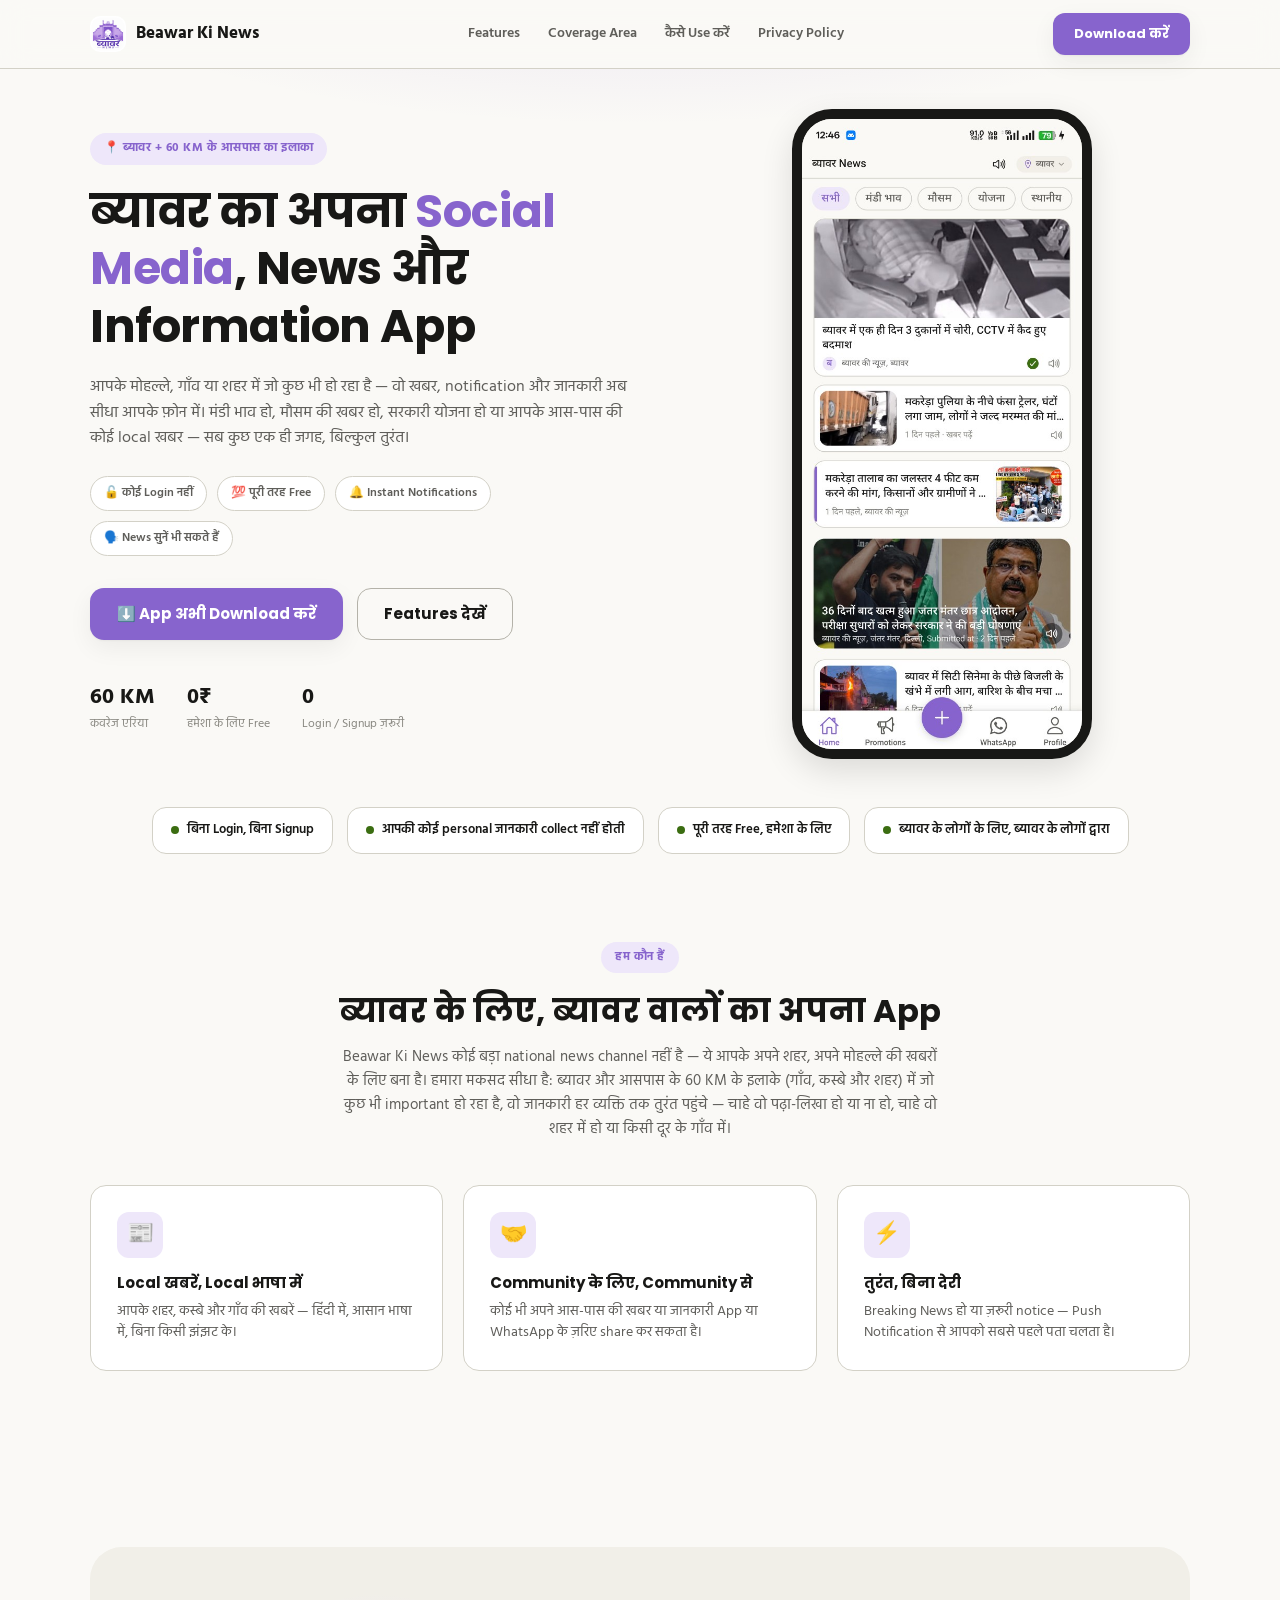
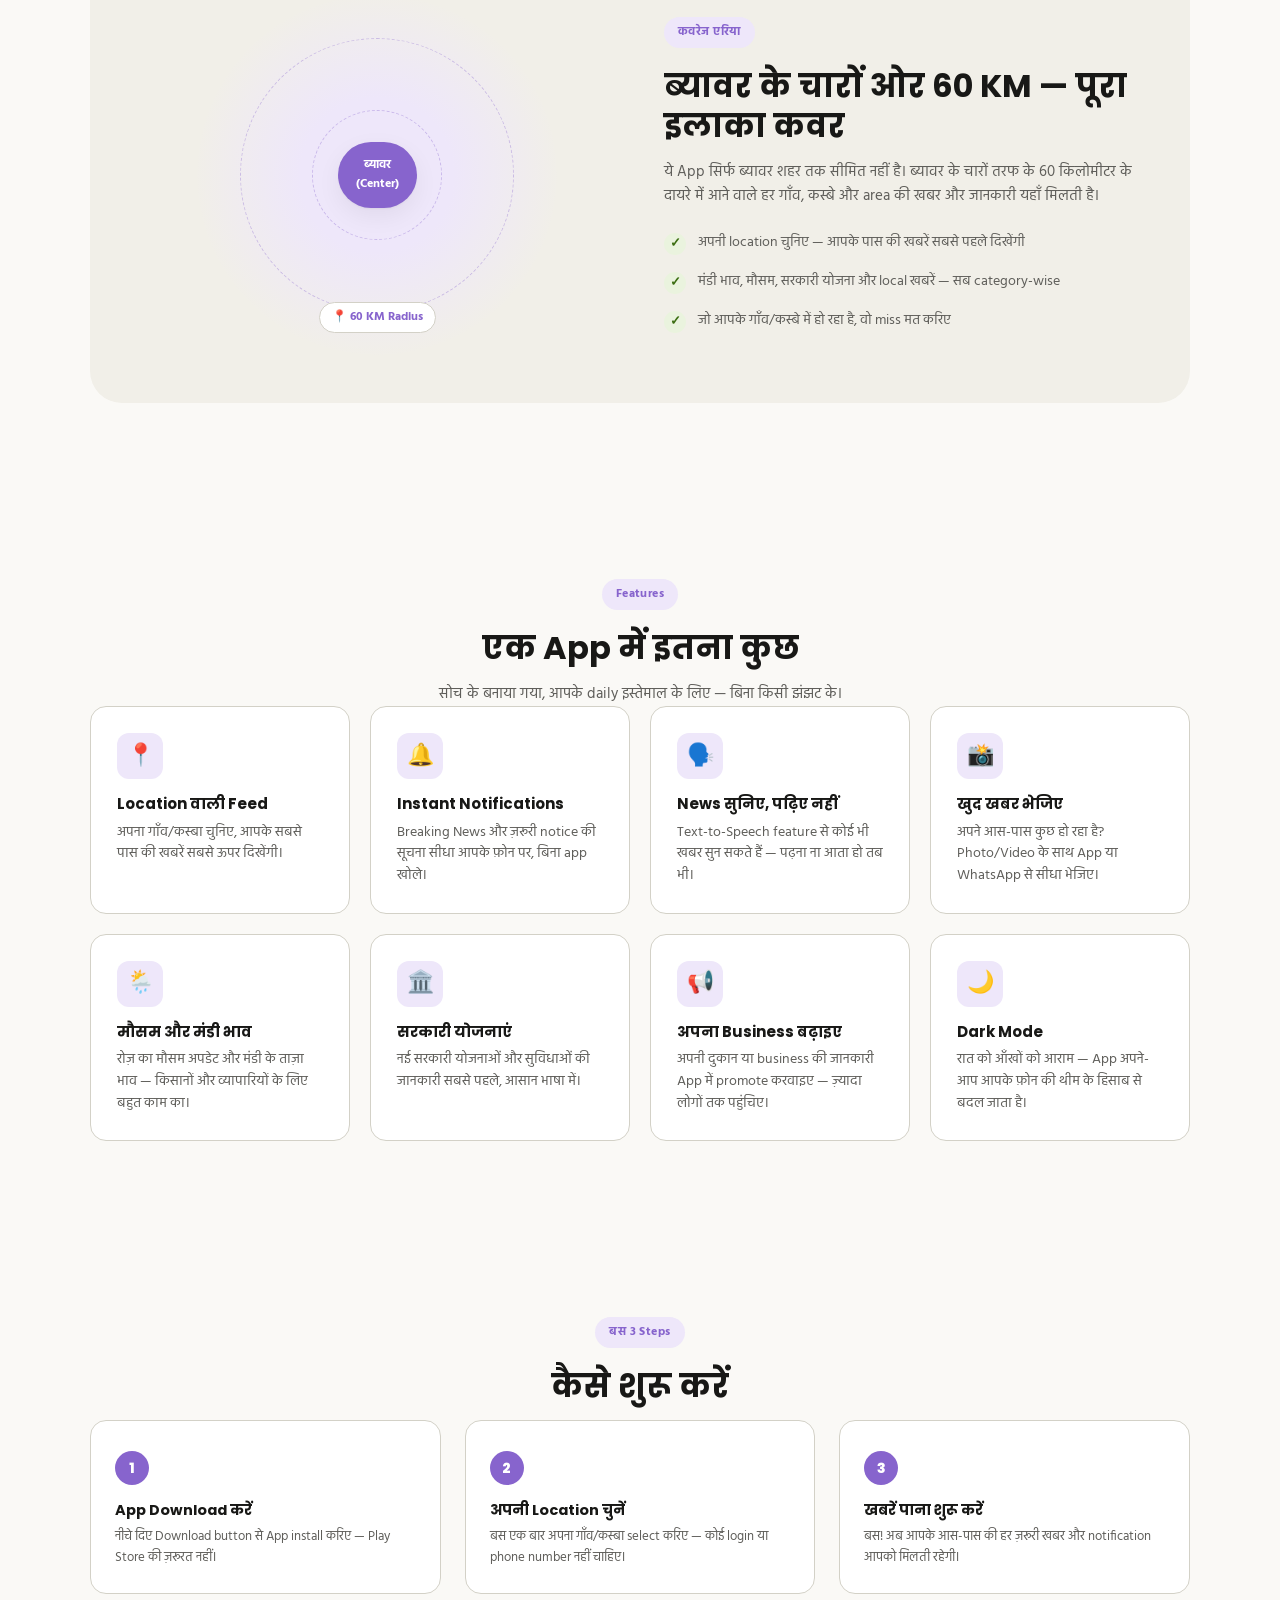
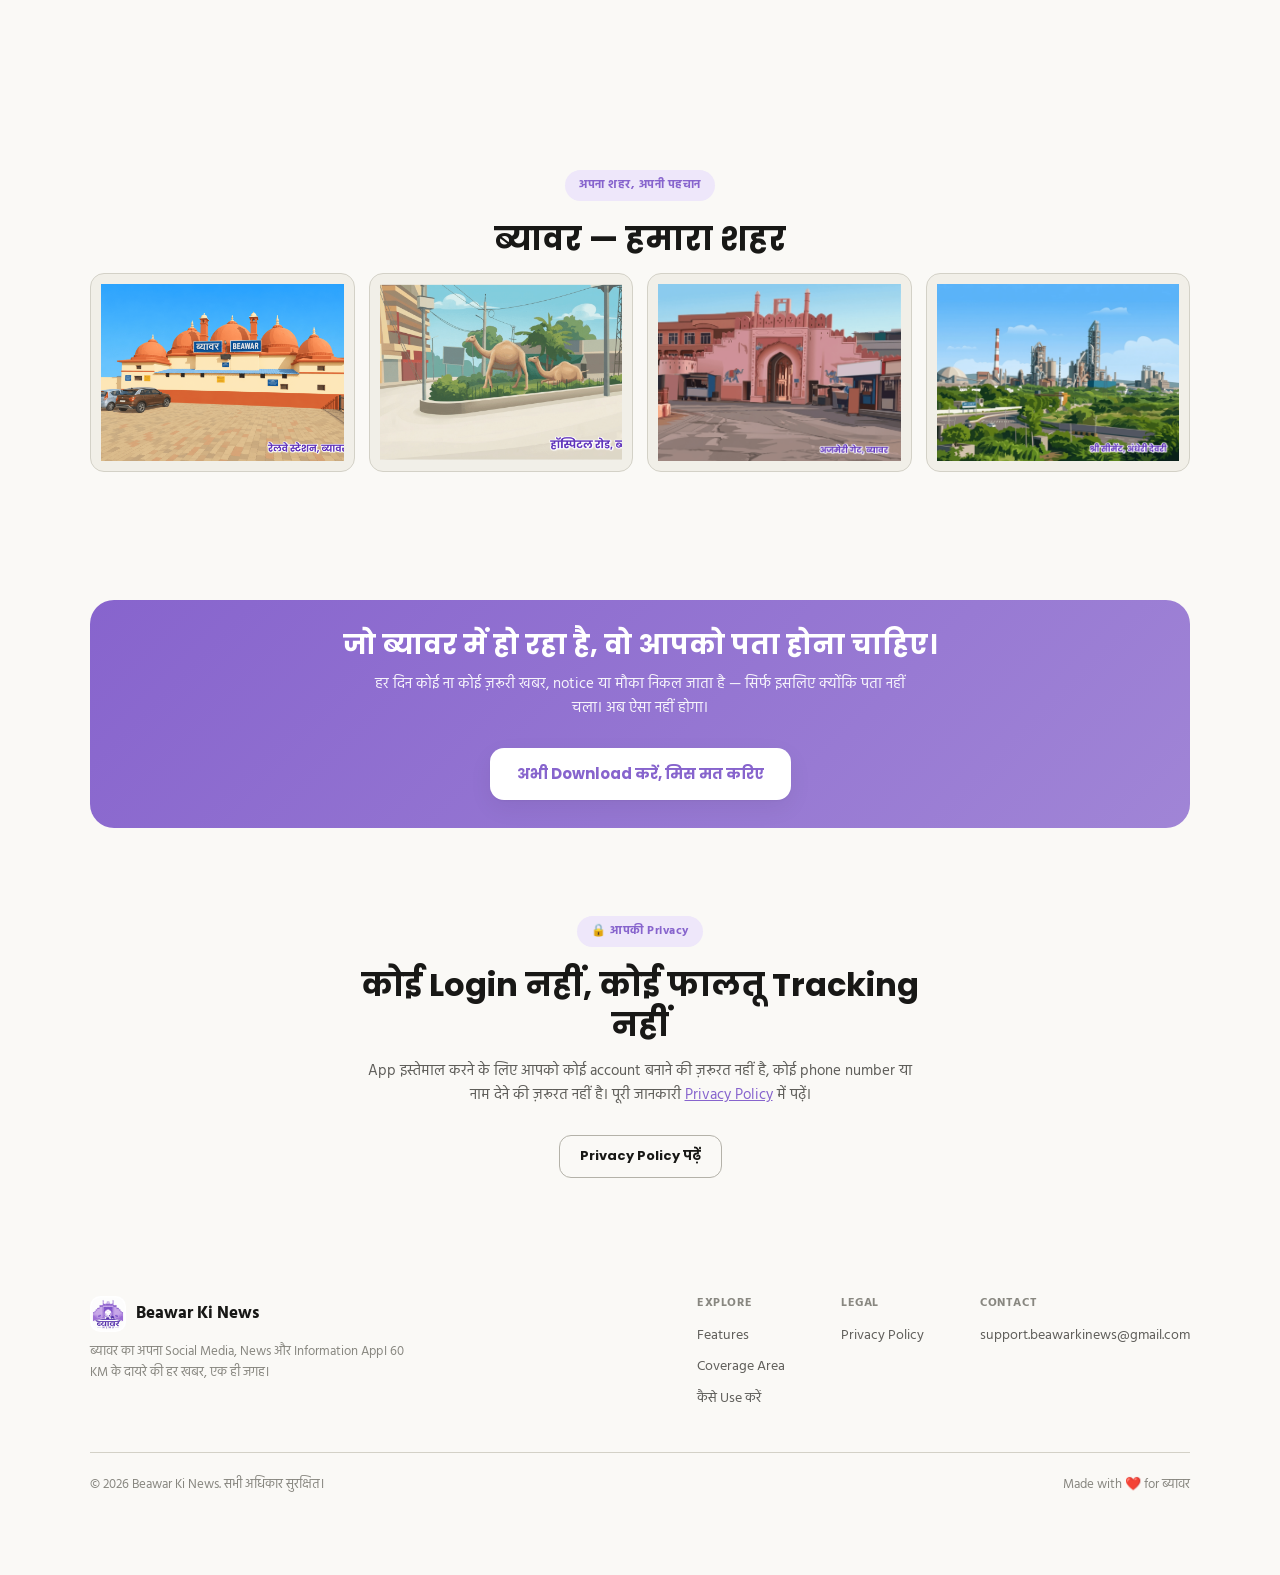
<file: index.html>
<!doctype html>
<html lang="hi">
<head>
  <meta charset="UTF-8" />
  <meta name="viewport" content="width=device-width, initial-scale=1" />
  <title>Beawar Ki News — ब्यावर का अपना Social Media, News और Information App</title>
  <meta name="description" content="ब्यावर और आसपास के 60 KM के इलाके की हर खबर, हर notification, एक ही App में। बिना login, बिलकुल Free। अभी डाउनलोड करें।" />

  <meta property="og:type" content="website" />
  <meta property="og:title" content="Beawar Ki News — ब्यावर का अपना Social Media, News और Information App" />
  <meta property="og:description" content="ब्यावर और आसपास 60 KM के इलाके की हर खबर, notification के साथ। बिना login, बिलकुल Free।" />
  <meta property="og:image" content="assets/img/logo-512.png" />

  <link rel="icon" type="image/png" href="assets/img/logo-512.png" />
  <link rel="preconnect" href="https://fonts.googleapis.com" />
  <link rel="preconnect" href="https://fonts.gstatic.com" crossorigin />
  <link href="https://fonts.googleapis.com/css2?family=Hind:wght@400;500;600;700&family=Poppins:wght@600;700;800&display=swap" rel="stylesheet" />
  <link rel="stylesheet" href="assets/css/style.css" />
  <style>
    .hero-title, .fomo-strip h2, h1, h2, h3, .step-num, .btn { font-family: 'Poppins', 'Hind', sans-serif; }
  </style>
</head>
<body>

  <header class="site-header">
    <div class="container">
      <a href="index.html" class="brand">
        <img src="assets/img/logo.png" alt="Beawar Ki News logo" />
        Beawar Ki News
      </a>
      <nav class="nav-links" data-nav-menu>
        <a href="#features">Features</a>
        <a href="#coverage">Coverage Area</a>
        <a href="#how-it-works">कैसे Use करें</a>
        <a href="privacy.html">Privacy Policy</a>
      </nav>
      <div class="header-cta">
        <a class="btn btn-primary" data-bnw="download-apk" href="#">Download करें</a>
      </div>
    </div>
  </header>

  <!-- ============================= HERO ============================= -->
  <section class="hero">
    <div class="container">
      <div class="hero-copy reveal">
        <div class="eyebrow">📍 ब्यावर + 60 KM के आसपास का इलाका</div>
        <h1 class="hero-title">
          ब्यावर का अपना <span class="accent">Social Media</span>,
          News और Information App
        </h1>
        <p class="hero-sub">
          आपके मोहल्ले, गाँव या शहर में जो कुछ भी हो रहा है — वो खबर, notification
          और जानकारी अब सीधा आपके फ़ोन में। मंडी भाव हो, मौसम की खबर हो, सरकारी योजना
          हो या आपके आस-पास की कोई local खबर — सब कुछ एक ही जगह, बिल्कुल तुरंत।
        </p>

        <div class="hero-badges">
          <span class="pill">🔓 कोई Login नहीं</span>
          <span class="pill">💯 पूरी तरह Free</span>
          <span class="pill">🔔 Instant Notifications</span>
          <span class="pill">🗣️ News सुनें भी सकते हैं</span>
        </div>

        <div class="hero-actions">
          <a class="btn btn-primary btn-lg" data-bnw="download-apk" href="#">
            ⬇️ App अभी Download करें
          </a>
          <a class="btn btn-outline btn-lg" href="#features">Features देखें</a>
        </div>

        <div class="hero-stats">
          <div>
            <div class="hero-stat-num">60 KM</div>
            <div class="hero-stat-label">कवरेज एरिया</div>
          </div>
          <div>
            <div class="hero-stat-num">0₹</div>
            <div class="hero-stat-label">हमेशा के लिए Free</div>
          </div>
          <div>
            <div class="hero-stat-num">0</div>
            <div class="hero-stat-label">Login / Signup ज़रूरी</div>
          </div>
        </div>
      </div>

      <div class="hero-visual reveal">
        <div class="phone-frame">
          <!-- TODO: replace with a real screenshot of the Home feed
               (e.g. assets/img/screenshot-home.png), same visual you'd get
               by opening the app -- keeping this placeholder until you drop
               that image in. -->
               <img
                src="assets/img/screenshot-home.jpg"
               />
          <div class="placeholder">
            📱<br /><br />
            यहाँ App के Home Screen का screenshot लगेगा<br />
            <small>(assets/img/screenshot-home.jpg)</small>
          </div>
        </div>
      </div>
    </div>
  </section>

  <!-- ============================= TRUST STRIP ============================= -->
  <section class="container reveal" style="padding: 8px 20px 0;">
    <div class="trust-row">
      <div class="trust-chip"><span class="dot"></span>बिना Login, बिना Signup</div>
      <div class="trust-chip"><span class="dot"></span>आपकी कोई personal जानकारी collect नहीं होती</div>
      <div class="trust-chip"><span class="dot"></span>पूरी तरह Free, हमेशा के लिए</div>
      <div class="trust-chip"><span class="dot"></span>ब्यावर के लोगों के लिए, ब्यावर के लोगों द्वारा</div>
    </div>
  </section>

  <!-- ============================= ABOUT ============================= -->
  <section class="section container">
    <div class="section-head reveal" style="max-width: 720px; margin: 0 auto 44px; text-align:center;">
      <div class="eyebrow">हम कौन हैं</div>
      <h2 class="container section-title">ब्यावर के लिए, ब्यावर वालों का अपना App</h2>
      <p class="container section-sub" style="margin: 0 auto;">
        Beawar Ki News कोई बड़ा national news channel नहीं है — ये आपके अपने शहर,
        अपने मोहल्ले की खबरों के लिए बना है। हमारा मकसद सीधा है: ब्यावर और आसपास
        के 60 KM के इलाके (गाँव, कस्बे और शहर) में जो कुछ भी important हो रहा है,
        वो जानकारी हर व्यक्ति तक तुरंत पहुंचे — चाहे वो पढ़ा-लिखा हो या ना हो,
        चाहे वो शहर में हो या किसी दूर के गाँव में।
      </p>
    </div>

    <div class=" container grid grid-3">
      <div class="card reveal">
        <div class="card-icon">📰</div>
        <h3>Local खबरें, Local भाषा में</h3>
        <p>आपके शहर, कस्बे और गाँव की खबरें — हिंदी में, आसान भाषा में, बिना किसी झंझट के।</p>
      </div>
      <div class="card reveal">
        <div class="card-icon">🤝</div>
        <h3>Community के लिए, Community से</h3>
        <p>कोई भी अपने आस-पास की खबर या जानकारी App या WhatsApp के ज़रिए share कर सकता है।</p>
      </div>
      <div class="card reveal">
        <div class="card-icon">⚡</div>
        <h3>तुरंत, बिना देरी</h3>
        <p>Breaking News हो या ज़रूरी notice — Push Notification से आपको सबसे पहले पता चलता है।</p>
      </div>
    </div>
  </section>

  <!-- ============================= COVERAGE / 60KM ============================= -->
  <section class="section" id="coverage">
    <div class="container">
      <div class="coverage-panel">
        <div class="coverage">
          <div class="reveal">
            <div class="radius-visual">
              <span class="radius-km">📍 60 KM Radius</span>
              <div class="radius-center">ब्यावर<br />(Center)</div>
            </div>
          </div>
          <div class="reveal">
            <div class="eyebrow">कवरेज एरिया</div>
            <h2 class="section-title">ब्यावर के चारों ओर 60 KM — पूरा इलाका कवर</h2>
            <p class="section-sub" style="margin-bottom: 0;">
              ये App सिर्फ ब्यावर शहर तक सीमित नहीं है। ब्यावर के चारों तरफ के 60 किलोमीटर
              के दायरे में आने वाले हर गाँव, कस्बे और area की खबर और जानकारी यहाँ मिलती है।
            </p>
            <ul class="list-check">
              <li><span class="tick">✓</span> अपनी location चुनिए — आपके पास की खबरें सबसे पहले दिखेंगी</li>
              <li><span class="tick">✓</span> मंडी भाव, मौसम, सरकारी योजना और local खबरें — सब category-wise</li>
              <li><span class="tick">✓</span> जो आपके गाँव/कस्बे में हो रहा है, वो miss मत करिए</li>
            </ul>
          </div>
        </div>
      </div>
    </div>
  </section>

  <!-- ============================= FEATURES ============================= -->
  <section class="section container" id="features">
    <div class="section-head reveal">
      <div class="eyebrow">Features</div>
      <h2 class="section-title">एक App में इतना कुछ</h2>
      <p class="container section-sub" style="margin: 0 auto;">
        सोच के बनाया गया, आपके daily इस्तेमाल के लिए — बिना किसी झंझट के।
      </p>
    </div>

    <div class="container grid grid-4">
      <div class="card reveal">
        <div class="card-icon">📍</div>
        <h3>Location वाली Feed</h3>
        <p>अपना गाँव/कस्बा चुनिए, आपके सबसे पास की खबरें सबसे ऊपर दिखेंगी।</p>
      </div>
      <div class="card reveal">
        <div class="card-icon">🔔</div>
        <h3>Instant Notifications</h3>
        <p>Breaking News और ज़रूरी notice की सूचना सीधा आपके फ़ोन पर, बिना app खोले।</p>
      </div>
      <div class="card reveal">
        <div class="card-icon">🗣️</div>
        <h3>News सुनिए, पढ़िए नहीं</h3>
        <p>Text-to-Speech feature से कोई भी खबर सुन सकते हैं — पढ़ना ना आता हो तब भी।</p>
      </div>
      <div class="card reveal">
        <div class="card-icon">📸</div>
        <h3>खुद खबर भेजिए</h3>
        <p>अपने आस-पास कुछ हो रहा है? Photo/Video के साथ App या WhatsApp से सीधा भेजिए।</p>
      </div>
      <div class="card reveal">
        <div class="card-icon">🌦️</div>
        <h3>मौसम और मंडी भाव</h3>
        <p>रोज़ का मौसम अपडेट और मंडी के ताज़ा भाव — किसानों और व्यापारियों के लिए बहुत काम का।</p>
      </div>
      <div class="card reveal">
        <div class="card-icon">🏛️</div>
        <h3>सरकारी योजनाएं</h3>
        <p>नई सरकारी योजनाओं और सुविधाओं की जानकारी सबसे पहले, आसान भाषा में।</p>
      </div>
      <div class="card reveal">
        <div class="card-icon">📢</div>
        <h3>अपना Business बढ़ाइए</h3>
        <p>अपनी दुकान या business की जानकारी App में promote करवाइए — ज़्यादा लोगों तक पहुंचिए।</p>
      </div>
      <div class="card reveal">
        <div class="card-icon">🌙</div>
        <h3>Dark Mode</h3>
        <p>रात को आँखों को आराम — App अपने-आप आपके फ़ोन की थीम के हिसाब से बदल जाता है।</p>
      </div>
    </div>
  </section>

  <!-- ============================= HOW IT WORKS ============================= -->
  <section class="section container" id="how-it-works">
    <div class="section-head reveal">
      <div class="eyebrow">बस 3 Steps</div>
      <h2 class="section-title">कैसे शुरू करें</h2>
    </div>

    <div class="container steps">
      <div class="step reveal">
        <div class="step-num">1</div>
        <h3>App Download करें</h3>
        <p>नीचे दिए Download button से App install करिए — Play Store की ज़रूरत नहीं।</p>
      </div>
      <div class="step reveal">
        <div class="step-num">2</div>
        <h3>अपनी Location चुनें</h3>
        <p>बस एक बार अपना गाँव/कस्बा select करिए — कोई login या phone number नहीं चाहिए।</p>
      </div>
      <div class="step reveal">
        <div class="step-num">3</div>
        <h3>खबरें पाना शुरू करें</h3>
        <p>बस! अब आपके आस-पास की हर ज़रूरी खबर और notification आपको मिलती रहेगी।</p>
      </div>
    </div>
  </section>

  <!-- ============================= GALLERY (landmarks) ============================= -->
  <section class="section container">
    <div class="section-head reveal">
      <div class="eyebrow">अपना शहर, अपनी पहचान</div>
      <h2 class="section-title">ब्यावर — हमारा शहर</h2>
    </div>
    <div class="container gallery reveal">
      <div class="gallery-item"><img src="assets/img/lm1.png" alt="ब्यावर का प्रमुख स्थल" loading="lazy" /></div>
      <div class="gallery-item"><img src="assets/img/lm2.png" alt="ब्यावर का प्रमुख स्थल" loading="lazy" /></div>
      <div class="gallery-item"><img src="assets/img/lm3.png" alt="ब्यावर का प्रमुख स्थल" loading="lazy" /></div>
      <div class="gallery-item"><img src="assets/img/lm4.png" alt="ब्यावर का प्रमुख स्थल" loading="lazy" /></div>
    </div>
  </section>

  <!-- ============================= FOMO STRIP ============================= -->
  <section class="container">
    <div class="fomo-strip reveal">
      <h2>जो ब्यावर में हो रहा है, वो आपको पता होना चाहिए।</h2>
      <p>हर दिन कोई ना कोई ज़रूरी खबर, notice या मौका निकल जाता है — सिर्फ इसलिए
        क्योंकि पता नहीं चला। अब ऐसा नहीं होगा।</p>
      <a class="btn btn-primary btn-lg" data-bnw="download-apk" href="#">अभी Download करें, मिस मत करिए</a>
    </div>
  </section>

  <!-- ============================= PRIVACY QUICK NOTE ============================= -->
  <section class="section container" style="text-align:center;">
    <div class="reveal" style="max-width: 600px; margin: 0 auto;">
      <div class="eyebrow">🔒 आपकी Privacy</div>
      <h2 class="section-title">कोई Login नहीं, कोई फालतू Tracking नहीं</h2>
      <p class="container section-sub" style="margin: 0 auto 28px;">
        App इस्तेमाल करने के लिए आपको कोई account बनाने की ज़रूरत नहीं है, कोई
        phone number या नाम देने की ज़रूरत नहीं है। पूरी जानकारी
        <a href="privacy.html" style="color: rgb(var(--accent)); text-decoration: underline;">Privacy Policy</a>
        में पढ़ें।
      </p>
      <a class="btn btn-outline" href="privacy.html">Privacy Policy पढ़ें</a>
    </div>
  </section>

  <footer class="site-footer">
    <div class="container">
      <div class="footer-top">
        <div class="footer-brand">
          <a href="index.html" class="brand">
            <img src="assets/img/logo.png" alt="Beawar Ki News logo" />
            Beawar Ki News
          </a>
          <p>ब्यावर का अपना Social Media, News और Information App। 60 KM के दायरे की हर खबर, एक ही जगह।</p>
        </div>
        <div class="footer-cols">
          <div class="footer-col">
            <h4>Explore</h4>
            <a href="#features">Features</a>
            <a href="#coverage">Coverage Area</a>
            <a href="#how-it-works">कैसे Use करें</a>
          </div>
          <div class="footer-col">
            <h4>Legal</h4>
            <a href="privacy.html">Privacy Policy</a>
          </div>
          <div class="footer-col">
            <h4>Contact</h4>
            <a data-bnw="contact-email" href="#">support.beawarkinews@gmail.com</a>
          </div>
        </div>
      </div>
      <div class="footer-bottom">
        <span>© <span id="year"></span> Beawar Ki News. सभी अधिकार सुरक्षित।</span>
        <span>Made with ❤️ for ब्यावर</span>
      </div>
    </div>
  </footer>

  <div class="sticky-download" data-sticky-download>
    <a class="btn btn-primary btn-block" data-bnw="download-apk" href="#">⬇️ Beawar Ki News App Download करें</a>
  </div>

  <script src="assets/js/config.js"></script>
  <script src="assets/js/main.js"></script>
  <script>document.getElementById('year').textContent = new Date().getFullYear();</script>
</body>
</html>
</file>
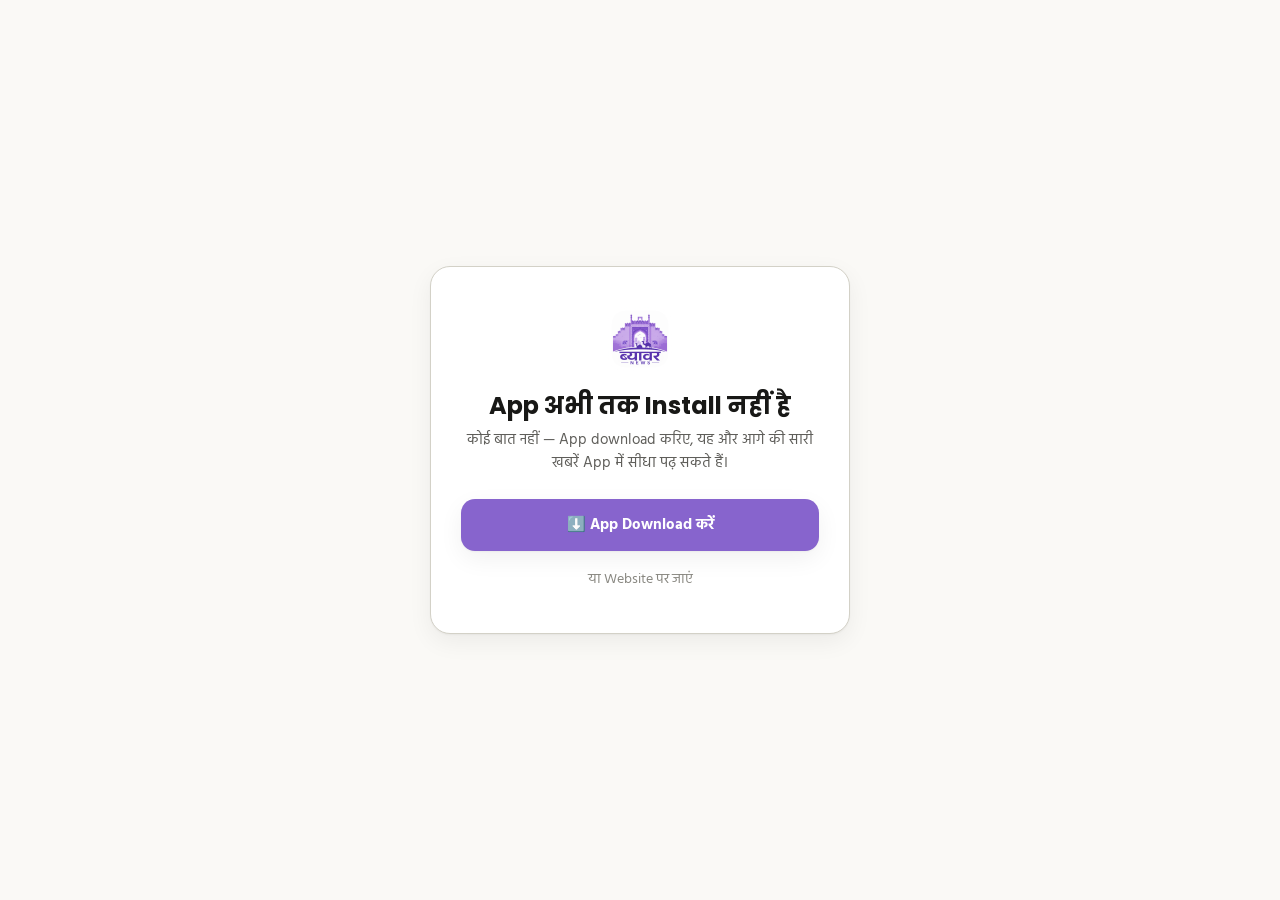
<file: n/index.html>
<!doctype html>
<html lang="hi">
<head>
  <meta charset="UTF-8" />
  <meta name="viewport" content="width=device-width, initial-scale=1" />
  <title>Beawar Ki News App में खोलें</title>
  <meta name="robots" content="noindex" />
  <link rel="icon" type="image/png" href="../assets/img/logo-512.png" />
  <link rel="preconnect" href="https://fonts.googleapis.com" />
  <link rel="preconnect" href="https://fonts.gstatic.com" crossorigin />
  <link href="https://fonts.googleapis.com/css2?family=Hind:wght@400;500;600;700&family=Poppins:wght@600;700;800&display=swap" rel="stylesheet" />
  <link rel="stylesheet" href="../assets/css/style.css" />
  <style>h2 { font-family: 'Poppins', 'Hind', sans-serif; }</style>
</head>
<body>

  <div class="resolver">
    <div class="resolver-card">
      <img src="../assets/img/logo.png" alt="Beawar Ki News" style="width:64px;height:64px;border-radius:16px;margin:0 auto 20px;" />

      <div id="resolver-spinner" class="resolver-spinner"></div>
      <div id="resolver-opening">
        <h2>App में खोला जा रहा है…</h2>
        <p style="color: rgb(var(--text-secondary)); font-size: 14.5px; margin-top: 8px;">
          अगर Beawar Ki News App आपके फ़ोन में installed है, तो यह खबर सीधा App में खुल जाएगी।
        </p>
      </div>

      <div id="resolver-fallback" style="display:none;">
        <h2>App अभी तक Install नहीं है</h2>
        <p style="color: rgb(var(--text-secondary)); font-size: 14.5px; margin: 8px 0 24px;">
          कोई बात नहीं — App download करिए, यह और आगे की सारी खबरें App में सीधा पढ़ सकते हैं।
        </p>
        <a class="btn btn-primary btn-lg btn-block" data-bnw="download-apk" href="#">⬇️ App Download करें</a>
        <a href="../index.html" style="display:inline-block; margin-top: 18px; font-size: 14px; color: rgb(var(--text-muted));">
          या Website पर जाएं
        </a>
      </div>
    </div>
  </div>

  <script src="../assets/js/config.js"></script>
  <script src="../assets/js/deeplink.js"></script>
</body>
</html>
</file>
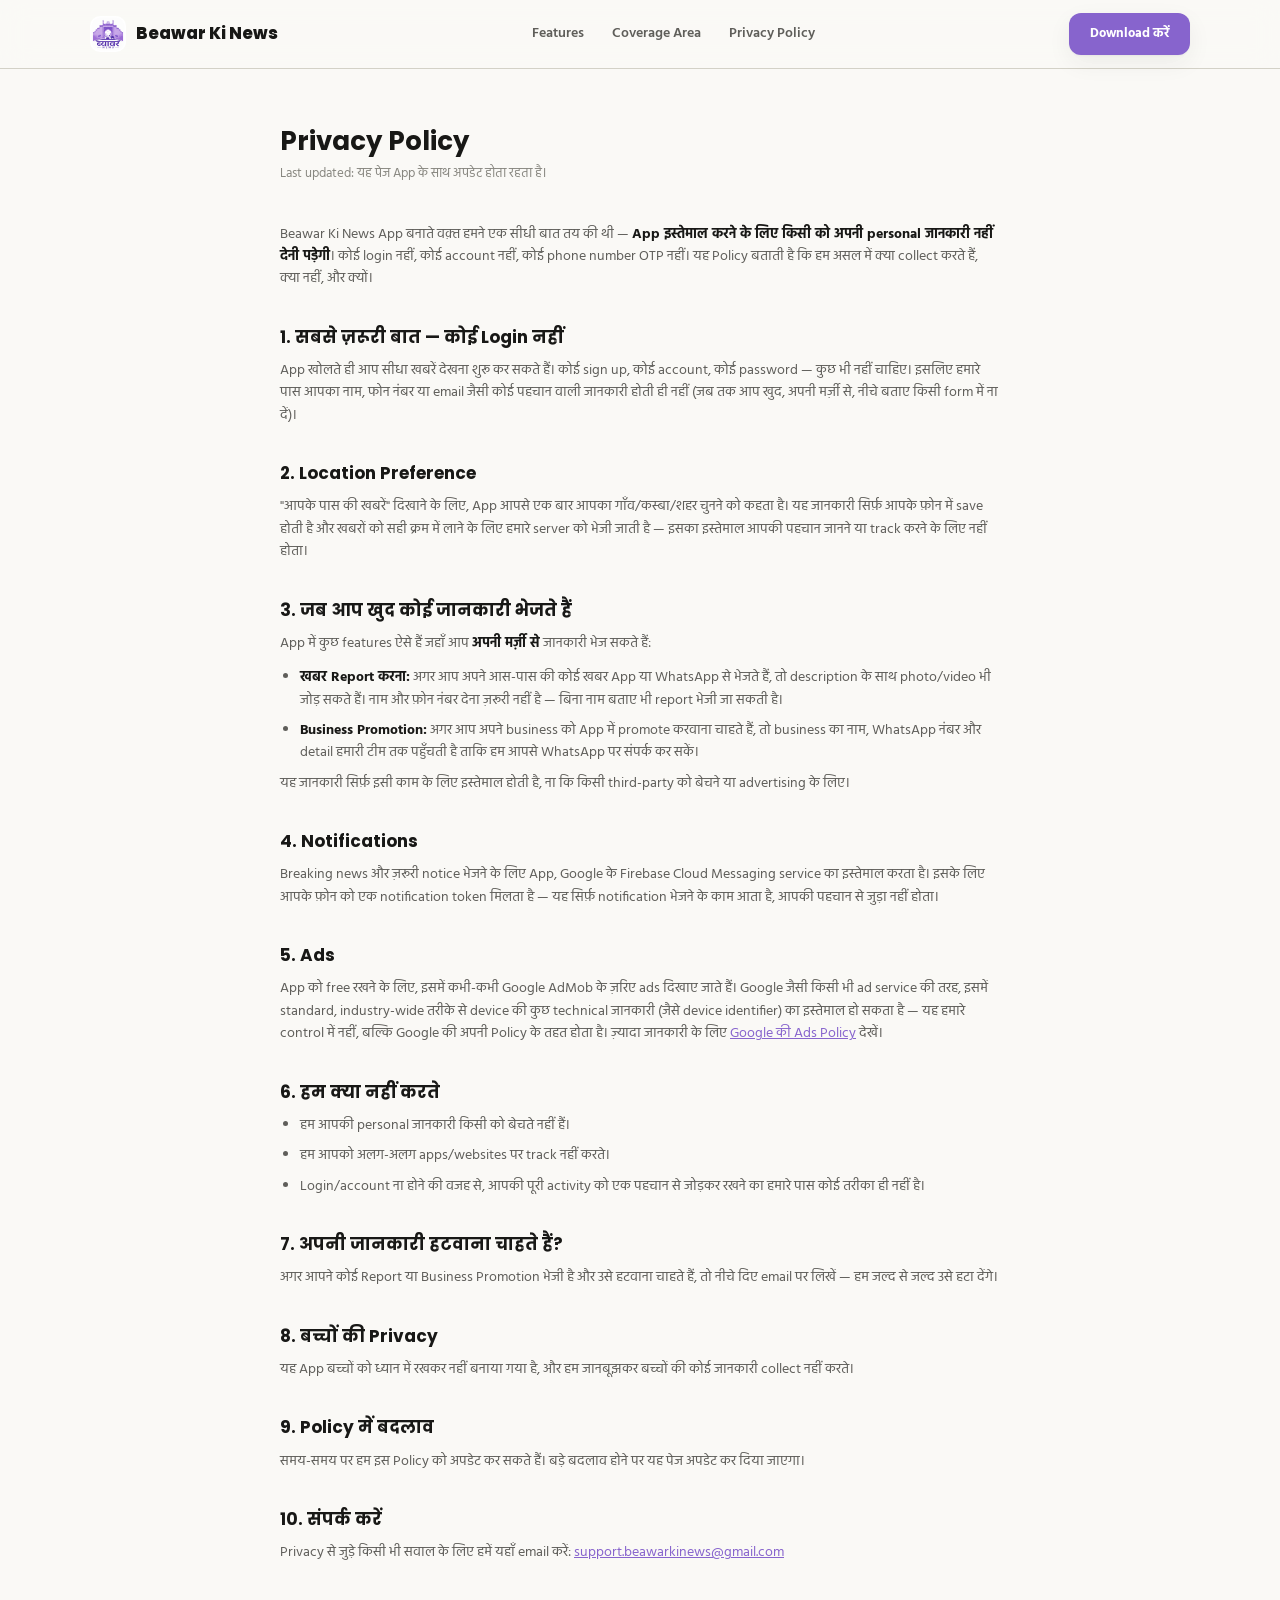
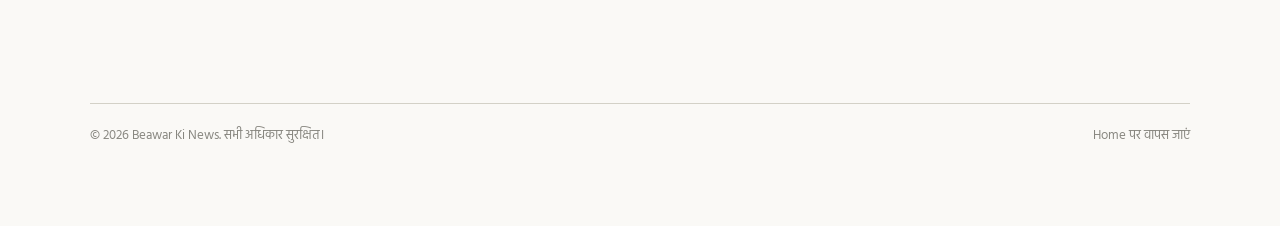
<file: privacy.html>
<!doctype html>
<html lang="hi">
<head>
  <meta charset="UTF-8" />
  <meta name="viewport" content="width=device-width, initial-scale=1" />
  <title>Privacy Policy — Beawar Ki News</title>
  <meta name="description" content="Beawar Ki News App की Privacy Policy — हम आपकी कौनसी जानकारी लेते हैं, कौनसी नहीं, और क्यों।" />
  <link rel="icon" type="image/png" href="assets/img/logo-512.png" />
  <link rel="preconnect" href="https://fonts.googleapis.com" />
  <link rel="preconnect" href="https://fonts.gstatic.com" crossorigin />
  <link href="https://fonts.googleapis.com/css2?family=Hind:wght@400;500;600;700&family=Poppins:wght@600;700;800&display=swap" rel="stylesheet" />
  <link rel="stylesheet" href="assets/css/style.css" />
  <style>.brand, h1, h2 { font-family: 'Poppins', 'Hind', sans-serif; }</style>
</head>
<body>

  <header class="site-header">
    <div class="container">
      <a href="index.html" class="brand">
        <img src="assets/img/logo.png" alt="Beawar Ki News logo" />
        Beawar Ki News
      </a>
      <nav class="nav-links" data-nav-menu>
        <a href="index.html#features">Features</a>
        <a href="index.html#coverage">Coverage Area</a>
        <a href="privacy.html">Privacy Policy</a>
      </nav>
      <div class="header-cta">
        <a class="btn btn-primary" data-bnw="download-apk" href="#">Download करें</a>
      </div>
    </div>
  </header>

  <main class="doc">
    <h1>Privacy Policy</h1>
    <p class="updated">Last updated: यह पेज App के साथ अपडेट होता रहता है।</p>

    <p>
      Beawar Ki News App बनाते वक़्त हमने एक सीधी बात तय की थी — <strong>App इस्तेमाल
      करने के लिए किसी को अपनी personal जानकारी नहीं देनी पड़ेगी</strong>। कोई login नहीं,
      कोई account नहीं, कोई phone number OTP नहीं। यह Policy बताती है कि हम असल में
      क्या collect करते हैं, क्या नहीं, और क्यों।
    </p>

    <h2>1. सबसे ज़रूरी बात — कोई Login नहीं</h2>
    <p>
      App खोलते ही आप सीधा खबरें देखना शुरू कर सकते हैं। कोई sign up, कोई account,
      कोई password — कुछ भी नहीं चाहिए। इसलिए हमारे पास आपका नाम, फोन नंबर या email
      जैसी कोई पहचान वाली जानकारी होती ही नहीं (जब तक आप खुद, अपनी मर्ज़ी से, नीचे बताए
      किसी form में ना दें)।
    </p>

    <h2>2. Location Preference</h2>
    <p>
      "आपके पास की खबरें" दिखाने के लिए, App आपसे एक बार आपका गाँव/कस्बा/शहर चुनने
      को कहता है। यह जानकारी सिर्फ़ आपके फ़ोन में save होती है और खबरों को सही क्रम
      में लाने के लिए हमारे server को भेजी जाती है — इसका इस्तेमाल आपकी पहचान जानने
      या track करने के लिए नहीं होता।
    </p>

    <h2>3. जब आप खुद कोई जानकारी भेजते हैं</h2>
    <p>App में कुछ features ऐसे हैं जहाँ आप <strong>अपनी मर्ज़ी से</strong> जानकारी भेज सकते हैं:</p>
    <ul>
      <li>
        <strong>खबर Report करना:</strong> अगर आप अपने आस-पास की कोई खबर App या
        WhatsApp से भेजते हैं, तो description के साथ photo/video भी जोड़ सकते हैं।
        नाम और फ़ोन नंबर देना ज़रूरी नहीं है — बिना नाम बताए भी report भेजी जा सकती है।
      </li>
      <li>
        <strong>Business Promotion:</strong> अगर आप अपने business को App में promote
        करवाना चाहते हैं, तो business का नाम, WhatsApp नंबर और detail हमारी टीम तक
        पहुँचती है ताकि हम आपसे WhatsApp पर संपर्क कर सकें।
      </li>
    </ul>
    <p>यह जानकारी सिर्फ़ इसी काम के लिए इस्तेमाल होती है, ना कि किसी third-party को बेचने या advertising के लिए।</p>

    <h2>4. Notifications</h2>
    <p>
      Breaking news और ज़रूरी notice भेजने के लिए App, Google के Firebase Cloud
      Messaging service का इस्तेमाल करता है। इसके लिए आपके फ़ोन को एक notification
      token मिलता है — यह सिर्फ़ notification भेजने के काम आता है, आपकी पहचान से
      जुड़ा नहीं होता।
    </p>

    <h2>5. Ads</h2>
    <p>
      App को free रखने के लिए, इसमें कभी-कभी Google AdMob के ज़रिए ads दिखाए जाते
      हैं। Google जैसी किसी भी ad service की तरह, इसमें standard, industry-wide
      तरीके से device की कुछ technical जानकारी (जैसे device identifier) का इस्तेमाल
      हो सकता है — यह हमारे control में नहीं, बल्कि Google की अपनी Policy के तहत
      होता है। ज़्यादा जानकारी के लिए
      <a href="https://policies.google.com/technologies/ads" target="_blank" rel="noopener">Google की Ads Policy</a>
      देखें।
    </p>

    <h2>6. हम क्या नहीं करते</h2>
    <ul>
      <li>हम आपकी personal जानकारी किसी को बेचते नहीं हैं।</li>
      <li>हम आपको अलग-अलग apps/websites पर track नहीं करते।</li>
      <li>Login/account ना होने की वजह से, आपकी पूरी activity को एक पहचान से जोड़कर रखने का हमारे पास कोई तरीका ही नहीं है।</li>
    </ul>

    <h2>7. अपनी जानकारी हटवाना चाहते हैं?</h2>
    <p>
      अगर आपने कोई Report या Business Promotion भेजी है और उसे हटवाना चाहते हैं,
      तो नीचे दिए email पर लिखें — हम जल्द से जल्द उसे हटा देंगे।
    </p>

    <h2>8. बच्चों की Privacy</h2>
    <p>यह App बच्चों को ध्यान में रखकर नहीं बनाया गया है, और हम जानबूझकर बच्चों की कोई जानकारी collect नहीं करते।</p>

    <h2>9. Policy में बदलाव</h2>
    <p>
      समय-समय पर हम इस Policy को अपडेट कर सकते हैं। बड़े बदलाव होने पर यह पेज
      अपडेट कर दिया जाएगा।
    </p>

    <h2>10. संपर्क करें</h2>
    <p>
      Privacy से जुड़े किसी भी सवाल के लिए हमें यहाँ email करें:
      <a data-bnw="contact-email" href="#">support.beawarkinews@gmail.com</a>
    </p>
  </main>

  <footer class="site-footer">
    <div class="container">
      <div class="footer-bottom">
        <span>© <span id="year"></span> Beawar Ki News. सभी अधिकार सुरक्षित।</span>
        <a href="index.html">Home पर वापस जाएं</a>
      </div>
    </div>
  </footer>

  <script src="assets/js/config.js"></script>
  <script src="assets/js/main.js"></script>
  <script>document.getElementById('year').textContent = new Date().getFullYear();</script>
</body>
</html>
</file>
<file: assets/css/style.css>
/* ==========================================================================
   Beawar Ki News -- design tokens
   Mirrors C:\Na\global.css exactly (the mobile app's own source of truth)
   so this site reads as the same product, not a separate marketing shell.
   Values are "R G B" space-separated so we can apply alpha via rgb(../<a>).
   ========================================================================== */
:root {
  --bg: 250 249 246;
  --surface: 255 255 255;
  --surface-2: 241 239 232;

  --text-primary: 24 24 22;
  --text-secondary: 95 94 90;
  --text-muted: 136 135 128;

  --border: 211 209 199;
  --border-strong: 180 178 169;

  --accent: 135 100 205;
  --accent-soft: 238 231 250;
  --accent-fg: 255 255 255;

  --success: 59 109 17;
  --success-soft: 234 243 222;
  --danger: 163 45 45;
  --danger-soft: 250 235 235;
  --warning: 133 79 11;
  --warning-soft: 250 238 218;

  --radius-card: 16px;
  --radius-pill: 999px;
  --shadow-soft: 0 1px 2px rgb(0 0 0 / 0.04), 0 8px 24px rgb(0 0 0 / 0.06);
  --shadow-lift: 0 12px 32px rgb(0 0 0 / 0.12);
  --max-width: 1140px;
}

@media (prefers-color-scheme: dark) {
  :root {
    --bg: 18 18 17;
    --surface: 30 30 28;
    --surface-2: 42 42 40;

    --text-primary: 241 239 232;
    --text-secondary: 178 176 168;
    --text-muted: 136 135 128;

    --border: 61 61 58;
    --border-strong: 82 82 78;

    --accent: 135 100 205;
    --accent-soft: 45 38 66;
    --accent-fg: 255 255 255;

    --success: 151 196 89;
    --success-soft: 23 52 4;
    --danger: 240 149 149;
    --danger-soft: 74 27 12;
    --warning: 250 199 117;
    --warning-soft: 65 36 2;

    --shadow-soft: 0 1px 2px rgb(0 0 0 / 0.3), 0 8px 24px rgb(0 0 0 / 0.35);
    --shadow-lift: 0 12px 36px rgb(0 0 0 / 0.5);
  }
}

/* ==========================================================================
   Reset + base
   ========================================================================== */
*, *::before, *::after { box-sizing: border-box; }
html { scroll-behavior: smooth; }
body {
  margin: 0;
  background: rgb(var(--bg));
  color: rgb(var(--text-primary));
  font-family: 'Hind', 'Noto Sans Devanagari', 'Inter', -apple-system, BlinkMacSystemFont, sans-serif;
  line-height: 1.6;
  -webkit-font-smoothing: antialiased;
  overflow-x: hidden;
}
img { max-width: 100%; display: block; }
a { color: inherit; text-decoration: none; }
ul { list-style: none; margin: 0; padding: 0; }
button { font-family: inherit; }
h1, h2, h3, h4 { margin: 0; line-height: 1.25; font-weight: 700; }
p { margin: 0; }

.container {
  max-width: var(--max-width);
  margin: 0 auto;
  padding: 0 20px;
}

.section { padding: 88px 0; }
@media (max-width: 720px) {
  .section {
    border-bottom: 1px solid rgb(var(--border));
    padding: 26px 0; }
}

.eyebrow {
  display: inline-flex;
  align-items: center;
  gap: 8px;
  font-size: 12px;
  font-weight: 700;
  letter-spacing: 0.04em;
  color: rgb(var(--accent));
  background: rgb(var(--accent-soft));
  padding: 6px 14px;
  border-radius: var(--radius-pill);
  margin-bottom: 18px;
}

.section-title {
  font-size: clamp(22px, 3.4vw, 32px);
  color: rgb(var(--text-primary));
  margin-bottom: 14px;
}
.section-sub {
  font-size: 15px;
  color: rgb(var(--text-secondary));
  max-width: 640px;
  margin-bottom: 44px;
}
.section-head { text-align: center; }
.section-head .section-sub { margin-left: auto; margin-right: auto; }

/* ==========================================================================
   Buttons
   ========================================================================== */
.btn {
  display: inline-flex;
  align-items: center;
  justify-content: center;
  gap: 8px;
  padding: 10px 20px;
  border-radius: 12px;
  font-size: 13px;
  font-weight: 700;
  border: 1px solid transparent;
  cursor: pointer;
  transition: transform 0.15s ease, box-shadow 0.15s ease, background-color 0.15s ease;
  max-width: 100%;
  min-width: 0;
  white-space: normal;
  text-align: center;
}
.btn:active { transform: scale(0.97); }

.btn-primary {
  background: rgb(var(--accent));
  color: rgb(var(--accent-fg));
  box-shadow: var(--shadow-soft);
}
.btn-primary:hover { box-shadow: var(--shadow-lift); transform: translateY(-1px); }

.btn-lg {
  padding: 13px 26px;
  font-size: 15px;
  border-radius: 14px;
}

.btn-outline {
  background: transparent;
  color: rgb(var(--text-primary));
  border-color: rgb(var(--border-strong));
}
.btn-outline:hover { background: rgb(var(--surface-2)); }

.btn-ghost {
  background: rgb(var(--surface-2));
  color: rgb(var(--text-primary));
}

.btn-block { width: 100%; }

/* ==========================================================================
   Header / nav
   ========================================================================== */
.site-header {
  position: sticky;
  top: 0;
  z-index: 50;
  background: rgb(var(--bg) / 0.85);
  backdrop-filter: saturate(180%) blur(14px);
  -webkit-backdrop-filter: saturate(180%) blur(14px);
  border-bottom: 1px solid rgb(var(--border));
}
.site-header .container {
  display: flex;
  align-items: center;
  justify-content: space-between;
  height: 68px;
}
.brand {
  display: flex;
  align-items: center;
  gap: 10px;
  font-weight: 800;
  font-size: 16.5px;
  color: rgb(var(--text-primary));
}
.brand img {
  width: 36px;
  height: 36px;
  border-radius: 10px;
}
.nav-links {
  display: flex;
  align-items: center;
  gap: 28px;
  font-size: 13.5px;
  font-weight: 600;
  color: rgb(var(--text-secondary));
}
.nav-links a:hover { color: rgb(var(--accent)); }
.header-cta { display: flex; align-items: center; gap: 14px; }

@media (max-width: 720px) {
  .nav-links { display: none; }
}

/* ==========================================================================
   Hero
   ========================================================================== */
.hero {
  position: relative;
  padding: 40px 0 40px;
  overflow: hidden;
}
.hero::before {
  content: '';
  position: absolute;
  inset: -20% -10% auto -10%;
  height: 480px;
  background: radial-gradient(60% 60% at 50% 0%, rgb(var(--accent) / 0.16), transparent 70%);
  pointer-events: none;
  z-index: 0;
}
.hero .container {
  position: relative;
  z-index: 1;
  display: grid;
  grid-template-columns: 1.05fr 0.95fr;
  gap: 56px;
  align-items: center;
}
@media (max-width: 900px) {
  .hero .container { grid-template-columns: 1fr; text-align: center; }
  .hero-badges, .hero-actions { justify-content: center; }
  .hero-stats { justify-content: center; }
}

.hero-title {
  font-size: clamp(28px, 4.8vw, 46px);
  letter-spacing: -0.01em;
  color: rgb(var(--text-primary));
}
.hero-title .accent { color: rgb(var(--accent)); }

.hero-sub {
  margin-top: 20px;
  font-size: 16px;
  color: rgb(var(--text-secondary));
  max-width: 560px;
}

.hero-badges {
  display: flex;
  flex-wrap: wrap;
  gap: 10px;
  margin-top: 24px;
}
.pill {
  display: inline-flex;
  align-items: center;
  gap: 6px;
  font-size: 12px;
  font-weight: 600;
  color: rgb(var(--text-secondary));
  background: rgb(var(--surface));
  border: 1px solid rgb(var(--border));
  padding: 7px 13px;
  border-radius: var(--radius-pill);
}

.hero-actions {
  display: flex;
  flex-wrap: wrap;
  gap: 14px;
  margin-top: 32px;
}

.hero-stats {
  display: flex;
  gap: 32px;
  margin-top: 40px;
  flex-wrap: wrap;
}
.hero-stat-num {
  font-size: 22px;
  font-weight: 800;
  color: rgb(var(--text-primary));
}
.hero-stat-label {
  font-size: 12px;
  color: rgb(var(--text-muted));
}

.hero-visual {
  position: relative;
  display: flex;
  justify-content: center;
}
.phone-frame {
  width: min(300px, 78vw);
  aspect-ratio: 9 / 19.5;
  border-radius: 40px;
  border: 10px solid rgb(var(--text-primary));
  background: rgb(var(--surface-2));
  box-shadow: var(--shadow-lift);
  overflow: hidden;
  position: relative;
}
.phone-frame img {
  width: 100%;
  height: 100%;
  object-fit: cover;
}
.phone-frame .placeholder {
  width: 100%;
  height: 100%;
  display: flex;
  align-items: center;
  justify-content: center;
  text-align: center;
  padding: 24px;
  font-size: 13px;
  color: rgb(var(--text-muted));
  background: rgb(var(--surface-2));
}

/* ==========================================================================
   Feature cards
   ========================================================================== */
.grid {
  display: grid;
  gap: 20px;
}
.grid-3 { grid-template-columns: repeat(3, 1fr); }
.grid-4 { grid-template-columns: repeat(4, 1fr); }
@media (max-width: 900px) {
  .grid-3, .grid-4 { grid-template-columns: repeat(2, 1fr); }
}
@media (max-width: 560px) {
  .grid-3, .grid-4 { grid-template-columns: 1fr; }
}

.card {
  background: rgb(var(--surface));
  border: 1px solid rgb(var(--border));
  border-radius: var(--radius-card);
  padding: 26px;
  transition: transform 0.2s ease, box-shadow 0.2s ease, border-color 0.2s ease;
}
.card:hover {
  transform: translateY(-3px);
  box-shadow: var(--shadow-soft);
  border-color: rgb(var(--border-strong));
}
.card-icon {
  width: 46px;
  height: 46px;
  border-radius: 12px;
  background: rgb(var(--accent-soft));
  color: rgb(var(--accent));
  display: flex;
  align-items: center;
  justify-content: center;
  font-size: 22px;
  margin-bottom: 16px;
}
.card h3 {
  font-size: 15px;
  color: rgb(var(--text-primary));
  margin-bottom: 8px;
}
.card p {
  font-size: 13.5px;
  color: rgb(var(--text-secondary));
}

/* ==========================================================================
   Steps (how it works)
   ========================================================================== */
.steps {
  display: grid;
  grid-template-columns: repeat(3, 1fr);
  gap: 24px;
  counter-reset: step;
}
@media (max-width: 760px) {
  .steps { grid-template-columns: 1fr; }
}
.step {
  position: relative;
  padding: 30px 24px 24px;
  background: rgb(var(--surface));
  border: 1px solid rgb(var(--border));
  border-radius: var(--radius-card);
}
.step-num {
  width: 34px;
  height: 34px;
  border-radius: 999px;
  background: rgb(var(--accent));
  color: rgb(var(--accent-fg));
  display: flex;
  align-items: center;
  justify-content: center;
  font-weight: 800;
  font-size: 14px;
  margin-bottom: 16px;
}
.step h3 { font-size: 14.5px; margin-bottom: 8px; }
.step p { font-size: 13px; color: rgb(var(--text-secondary)); }

/* ==========================================================================
   Coverage / map-ish section
   ========================================================================== */
.coverage-panel {
  background: rgb(var(--surface-2));
  border-radius: 32px;
  padding: 48px;
}
@media (max-width: 720px) {
  .coverage-panel { padding: 32px 20px; border-radius: 24px; }
}

.coverage {
  display: grid;
  grid-template-columns: 1fr 1fr;
  gap: 48px;
  align-items: center;
}
@media (max-width: 860px) {
  .coverage { grid-template-columns: 1fr; }
}
.radius-visual {
  position: relative;
  aspect-ratio: 1;
  max-width: 360px;
  margin: 0 auto;
  border-radius: 50%;
  background: radial-gradient(circle, rgb(var(--accent-soft)) 0%, rgb(var(--accent-soft)) 30%, transparent 72%);
  display: flex;
  align-items: center;
  justify-content: center;
}
.radius-visual::before, .radius-visual::after {
  content: '';
  position: absolute;
  border-radius: 50%;
  border: 1.5px dashed rgb(var(--accent) / 0.35);
}
.radius-visual::before { inset: 12%; }
.radius-visual::after { inset: 32%; }
.radius-center {
  position: relative;
  z-index: 1;
  background: rgb(var(--accent));
  color: rgb(var(--accent-fg));
  font-weight: 800;
  font-size: 12px;
  text-align: center;
  padding: 14px 18px;
  border-radius: 999px;
  box-shadow: var(--shadow-soft);
}
.radius-km {
  position: absolute;
  bottom: 6%;
  font-size: 12px;
  font-weight: 700;
  color: rgb(var(--accent));
  background: rgb(var(--surface));
  border: 1px solid rgb(var(--border));
  padding: 5px 12px;
  border-radius: 999px;
}

.list-check { display: flex; flex-direction: column; gap: 16px; margin-top: 24px; }
.list-check li { display: flex; gap: 12px; align-items: flex-start; font-size: 14px; color: rgb(var(--text-secondary)); }
.list-check .tick {
  flex: none;
  width: 22px;
  height: 22px;
  border-radius: 999px;
  background: rgb(var(--success-soft));
  color: rgb(var(--success));
  display: flex;
  align-items: center;
  justify-content: center;
  font-size: 13px;
  font-weight: 800;
  margin-top: 1px;
}

/* ==========================================================================
   Testimonial / FOMO strip
   ========================================================================== */
.fomo-strip {
  background: linear-gradient(135deg, rgb(var(--accent)), rgb(var(--accent) / 0.78));
  color: rgb(var(--accent-fg));
  border-radius: 24px;
  padding: 28px 20px;
  text-align: center;
  margin-top: 40px;
}
.fomo-strip h2 { font-size: clamp(20px, 3vw, 27px); margin-bottom: 12px; }
.fomo-strip p { font-size: 14.5px; opacity: 0.92; max-width: 560px; margin: 0 auto 28px; }
.fomo-strip .btn-primary { background: rgb(var(--accent-fg)); color: rgb(var(--accent)); }

/* ==========================================================================
   Privacy points / trust badges
   ========================================================================== */
.trust-row {
  display: flex;
  flex-wrap: wrap;
  gap: 14px;
  justify-content: center;
}
.trust-chip {
  display: flex;
  align-items: center;
  gap: 8px;
  background: rgb(var(--surface));
  border: 1px solid rgb(var(--border));
  padding: 12px 18px;
  border-radius: 14px;
  font-size: 13px;
  font-weight: 600;
  color: rgb(var(--text-primary));
}
.trust-chip .dot {
  width: 8px; height: 8px; border-radius: 999px; background: rgb(var(--success));
}

/* ==========================================================================
   Gallery (landmark photos placeholder)
   ========================================================================== */
.gallery {
  display: grid;
  grid-template-columns: repeat(4, 1fr);
  gap: 14px;
}
@media (max-width: 760px) { .gallery { grid-template-columns: repeat(2, 1fr); } }
.gallery-item {
  aspect-ratio: 4/3;
  border-radius: 14px;
  overflow: hidden;
  background: rgb(var(--surface-2));
  border: 1px solid rgb(var(--border));
  display: flex;
  align-items: center;
  justify-content: center;
  font-size: 12px;
  color: rgb(var(--text-muted));
  text-align: center;
  padding: 10px;
}
.gallery-item img { width: 100%; height: 100%; object-fit: cover; }

/* ==========================================================================
   Footer
   ========================================================================== */
.site-footer {
  /* border-top: 1px solid rgb(var(--border)); */
  /* padding: 48px 0 28px; */
  margin-top: 30px;
  margin-bottom: 80px;
}
.footer-top {
  display: flex;
  justify-content: space-between;
  gap: 32px;
  flex-wrap: wrap;
  margin-bottom: 32px;
}
.footer-brand { max-width: 320px; }
.footer-brand p { font-size: 13px; color: rgb(var(--text-muted)); margin-top: 10px; }
.footer-cols { display: flex; gap: 56px; flex-wrap: wrap; }
.footer-col h4 { font-size: 12px; color: rgb(var(--text-muted)); text-transform: uppercase; letter-spacing: 0.05em; margin-bottom: 14px; }
.footer-col a, .footer-col span {
  display: block;
  font-size: 13.5px;
  color: rgb(var(--text-secondary));
  margin-bottom: 10px;
}
.footer-col a:hover { color: rgb(var(--accent)); }
.footer-bottom {
  border-top: 1px solid rgb(var(--border));
  padding-top: 22px;
  display: flex;
  justify-content: space-between;
  gap: 12px;
  flex-wrap: wrap;
  font-size: 13px;
  color: rgb(var(--text-muted));
}

/* ==========================================================================
   Sticky mobile download bar
   ========================================================================== */
.sticky-download {
  position: fixed;
  left: 0; right: 0; bottom: 0;
  z-index: 60;
  background: rgb(var(--surface));
  border-top: 1px solid rgb(var(--border));
  padding: 12px 16px;
  box-shadow: 0 -8px 24px rgb(0 0 0 / 0.08);
  display: none;
}
.sticky-download.visible { display: block; }
@media (min-width: 721px) {
  .sticky-download { display: none !important; }
}

/* ==========================================================================
   Simple content pages (privacy)
   ========================================================================== */
.doc {
  max-width: 760px;
  margin: 0 auto;
  padding: 56px 20px 96px;
}
.doc h1 { font-size: 26px; margin-bottom: 6px; }
.doc .updated { font-size: 12.5px; color: rgb(var(--text-muted)); margin-bottom: 40px; }
.doc h2 { font-size: 17px; margin: 36px 0 12px; color: rgb(var(--text-primary)); }
.doc p, .doc li { font-size: 14px; color: rgb(var(--text-secondary)); margin-bottom: 12px; }
.doc ul { padding-left: 20px; list-style: disc; }
.doc ul li { margin-bottom: 8px; }
.doc strong { color: rgb(var(--text-primary)); }
.doc a { color: rgb(var(--accent)); text-decoration: underline; }

/* ==========================================================================
   Reveal-on-scroll (progressive enhancement, see main.js)
   ========================================================================== */
.reveal { opacity: 0; transform: translateY(16px); transition: opacity 0.6s ease, transform 0.6s ease; }
.reveal.in-view { opacity: 1; transform: translateY(0); }

/* ==========================================================================
   Deep-link resolver page
   ========================================================================== */
.resolver {
  min-height: 100vh;
  display: flex;
  align-items: center;
  justify-content: center;
  padding: 24px;
  text-align: center;
}
.resolver-card {
  max-width: 420px;
  background: rgb(var(--surface));
  border: 1px solid rgb(var(--border));
  border-radius: 20px;
  padding: 40px 30px;
  box-shadow: var(--shadow-soft);
}
.resolver-spinner {
  width: 40px; height: 40px;
  margin: 0 auto 22px;
  border-radius: 50%;
  border: 3px solid rgb(var(--accent-soft));
  border-top-color: rgb(var(--accent));
  animation: spin 0.8s linear infinite;
}
@keyframes spin { to { transform: rotate(360deg); } }
</file>
